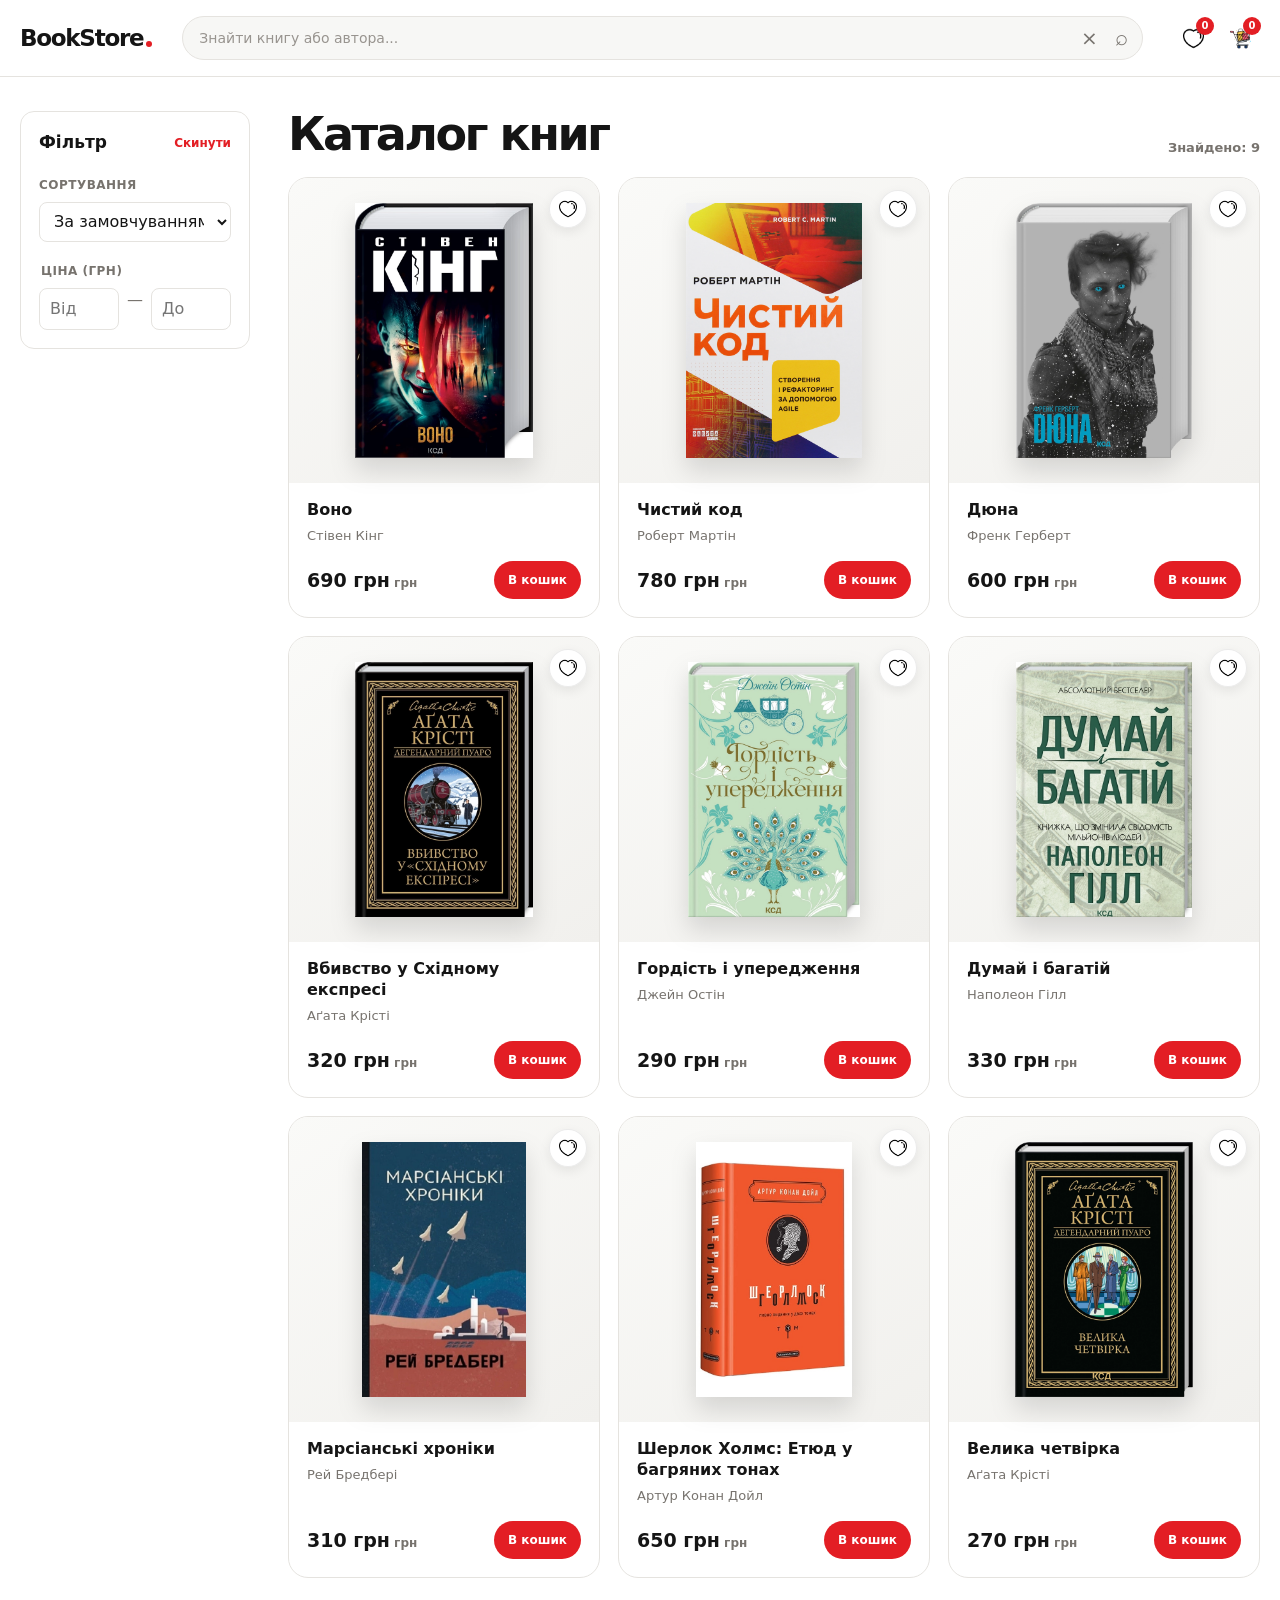
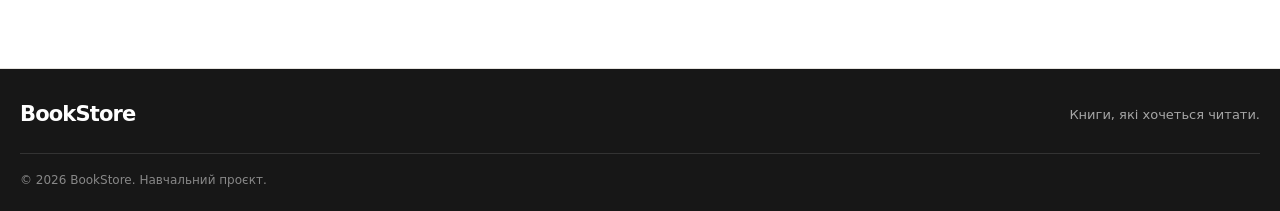
<file: index.html>
<!doctype html>
<html lang="uk">
  <head>
    <meta charset="UTF-8" />
    <meta name="viewport" content="width=device-width, initial-scale=1.0" />
    <meta
      name="description"
      content="BookStore — каталог книг з пошуком, фільтрами, обраним та кошиком"
    />
    <title>BookStore — Каталог книг</title>
    <link rel="stylesheet" href="css/style.css" />
    <link rel="icon" type="image/png" href="img/icons/book.png" />
  </head>
  <body>
    <header class="header"></header>

    <main class="main container">
      <div class="content-layout">
        <aside class="sidebar-filters" aria-label="Фільтри каталогу">
          <form class="filters-form" id="filters-form">
            <div class="filters-form__header">
              <h2 class="filters-form__title">Фільтр</h2>
              <button
                type="reset"
                id="reset-filters"
                class="filters-form__reset"
              >
                Скинути
              </button>
            </div>

            <div class="filter-group">
              <label for="sort-select" class="filter-group__label">
                Сортування
              </label>

              <select id="sort-select" class="filter-select">
                <option value="default">За замовчуванням</option>
                <option value="price-asc">Від дешевих до дорогих</option>
                <option value="price-desc">Від дорогих до дешевих</option>
                <option value="title-asc">За назвою (А-Я)</option>
              </select>
            </div>

            <fieldset class="filter-group filter-group--prices">
              <legend class="filter-group__label">Ціна (грн)</legend>

              <div class="price-range">
                <label class="sr-only" for="price-min"> Мінімальна ціна </label>

                <input
                  type="number"
                  id="price-min"
                  placeholder="Від"
                  min="0"
                  step="1"
                  inputmode="numeric"
                />

                <span aria-hidden="true">—</span>

                <label class="sr-only" for="price-max">
                  Максимальна ціна
                </label>

                <input
                  type="number"
                  id="price-max"
                  placeholder="До"
                  min="0"
                  step="1"
                  inputmode="numeric"
                />
              </div>

              <p
                class="filter-error is-hidden"
                id="price-error"
                role="alert"
              ></p>
            </fieldset>
          </form>
        </aside>

        <section class="catalog" aria-labelledby="catalog-title">
          <div class="catalog__header">
            <h1 class="catalog__title" id="catalog-title">Каталог книг</h1>

            <span class="catalog__count" id="catalog-count" aria-live="polite">
              Знайдено: 0
            </span>
          </div>

          <div class="catalog__grid" id="catalog-grid"></div>

          <div
            class="catalog__empty is-hidden"
            id="catalog-empty"
            role="status"
          >
            <p>За вашим запитом нічого не знайдено 😕</p>
          </div>
        </section>
      </div>
    </main>

    <footer class="footer"></footer>

    <script type="module" src="js/pages/main.js"></script>
  </body>
</html>
</file>
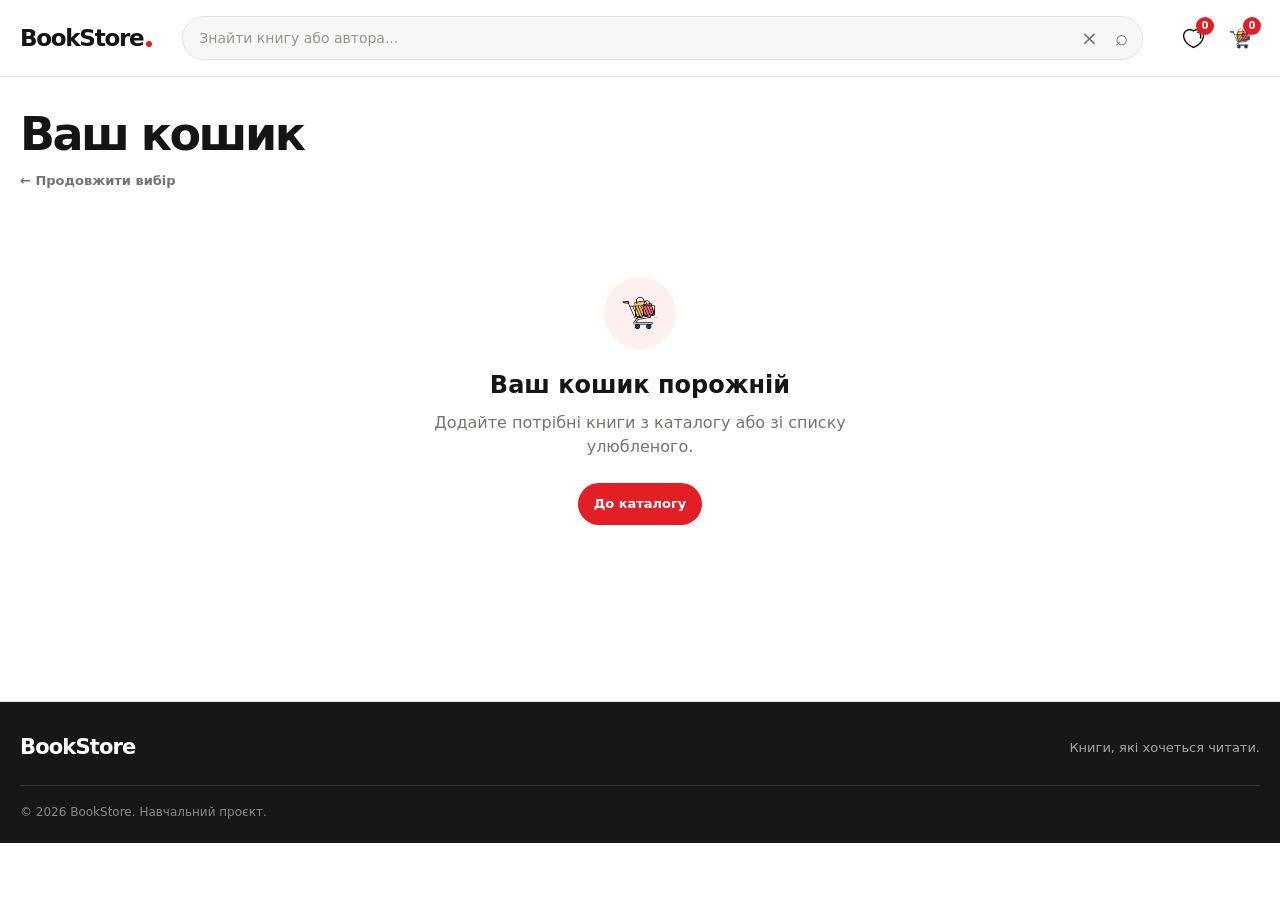
<file: cart.html>
<!doctype html>
<html lang="uk">
  <head>
    <meta charset="UTF-8" />
    <meta name="viewport" content="width=device-width, initial-scale=1.0" />
    <meta name="description" content="Кошик BookStore" />
    <title>BookStore — Кошик</title>
    <link rel="stylesheet" href="css/style.css" />
    <link rel="icon" type="image/png" href="img/icons/book.png" />
  </head>

  <body>
    <header class="header"></header>

    <main class="main container">
      <div class="page-header">
        <h1 class="page-title">Ваш кошик</h1>

        <a href="index.html" class="back-link"> ← Продовжити вибір </a>
      </div>

      <div class="cart-layout" id="cart-content">
        <section
          class="cart-items"
          id="cart-items-container"
          aria-label="Товари в кошику"
        ></section>

        <aside class="cart-summary" aria-label="Підсумок замовлення">
          <h2 class="cart-summary__title">Підсумок замовлення</h2>

          <div class="cart-summary__row">
            <span>Кількість товарів:</span>
            <span id="summary-total-count">0 шт.</span>
          </div>

          <div class="cart-summary__row cart-summary__row--total">
            <span>Разом:</span>
            <span id="summary-total-price">0 грн</span>
          </div>

          <button
            type="button"
            class="btn btn--primary btn--block"
            id="checkout-button"
          >
            Оформити замовлення
          </button>
        </aside>
      </div>

      <div class="empty-state is-hidden" id="cart-empty" role="status">
        <div class="empty-state__icon-wrap">
          <img
            src="img/icons/shopping-cart.png"
            alt=""
            class="empty-state__img"
          />
        </div>

        <h2 class="empty-state__title">Ваш кошик порожній</h2>

        <p class="empty-state__description">
          Додайте потрібні книги з каталогу або зі списку улюбленого.
        </p>

        <a href="index.html" class="btn btn--primary"> До каталогу </a>
      </div>
    </main>

    <footer class="footer"></footer>

    <script type="module" src="js/pages/cart-page.js"></script>
  </body>
</html>
</file>
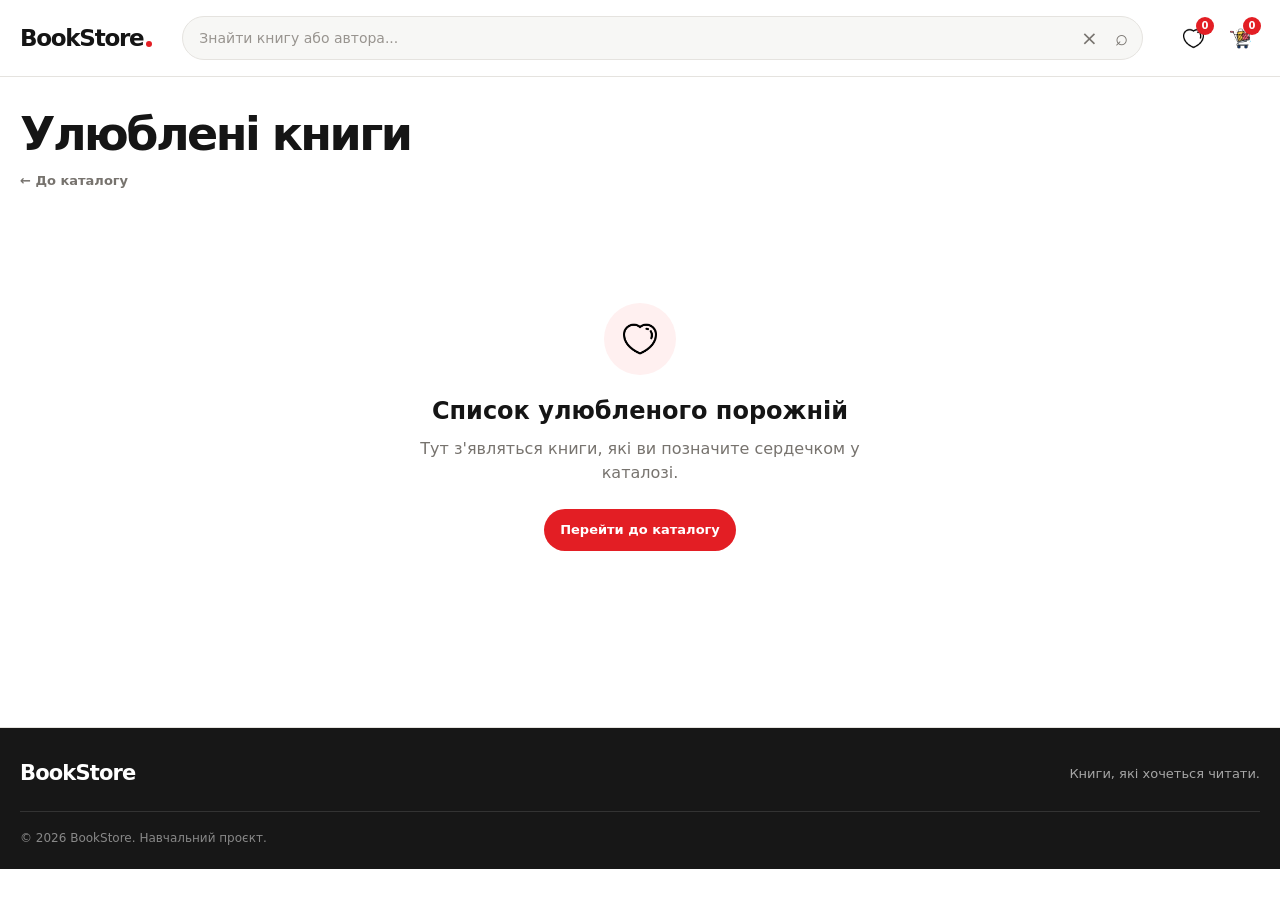
<file: favorites.html>
<!doctype html>
<html lang="uk">
  <head>
    <meta charset="UTF-8" />
    <meta name="viewport" content="width=device-width, initial-scale=1.0" />
    <meta name="description" content="Обрані книги BookStore" />
    <title>BookStore — Улюблені книги</title>
    <link rel="stylesheet" href="css/style.css" />
    <link rel="icon" type="image/png" href="img/icons/book.png" />
  </head>

  <body>
    <header class="header"></header>

    <main class="main container">
      <div class="page-header">
        <h1 class="page-title">Улюблені книги</h1>

        <a href="index.html" class="back-link"> ← До каталогу </a>
      </div>

      <div class="catalog__grid" id="favorites-grid"></div>

      <div class="empty-state is-hidden" id="favorites-empty" role="status">
        <div class="empty-state__icon-wrap">
          <img src="img/icons/heart.png" alt="" class="empty-state__img" />
        </div>

        <h2 class="empty-state__title">Список улюбленого порожній</h2>

        <p class="empty-state__description">
          Тут з'являться книги, які ви позначите сердечком у каталозі.
        </p>

        <a href="index.html" class="btn btn--primary"> Перейти до каталогу </a>
      </div>
    </main>

    <footer class="footer"></footer>

    <script type="module" src="js/pages/favorites-page.js"></script>
  </body>
</html>
</file>
<file: css/style.css>
@import "base.css";
@import "layout.css";
@import "components/buttons.css";
@import "components/card.css";
@import "components/filters.css";
@import "components/cart-item.css";
</file>
